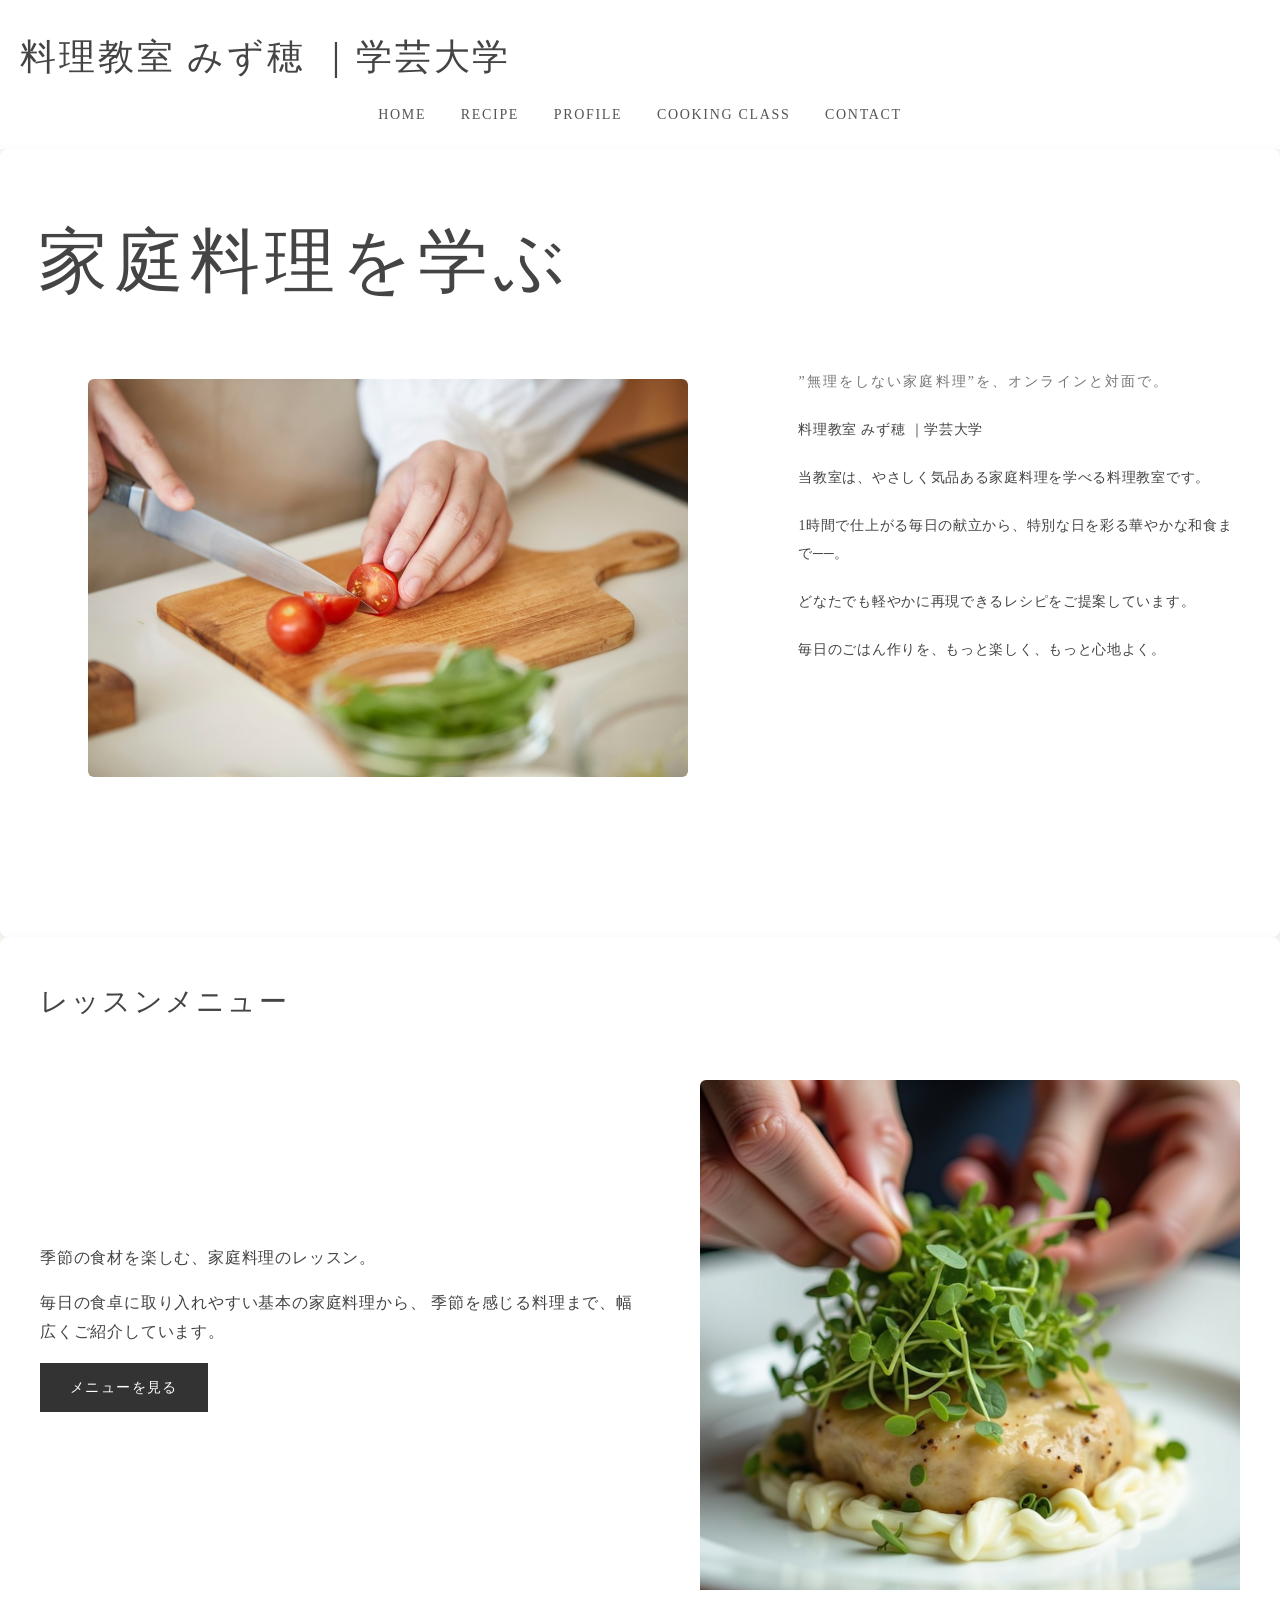
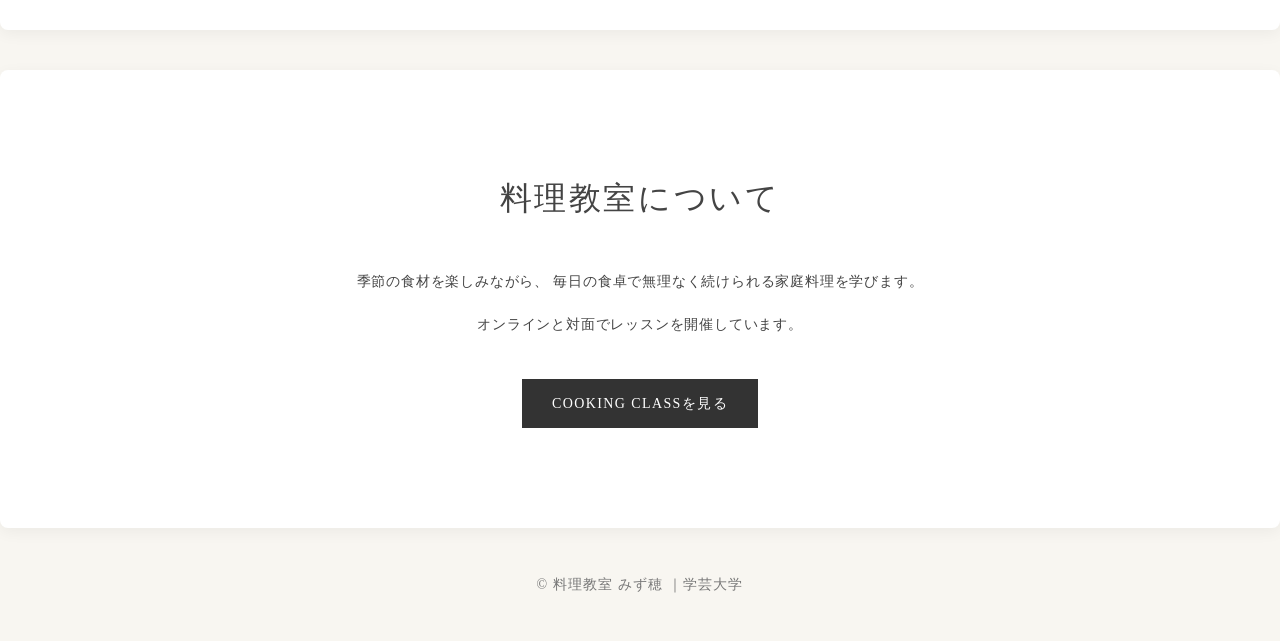
<file: index.html>
<!DOCTYPE html>
<html lang="ja">

<head>
  <!-- Google Tag Manager -->
<script>(function(w,d,s,l,i){w[l]=w[l]||[];w[l].push({'gtm.start':
new Date().getTime(),event:'gtm.js'});var f=d.getElementsByTagName(s)[0],
j=d.createElement(s),dl=l!='dataLayer'?'&l='+l:'';j.async=true;j.src=
'https://www.googletagmanager.com/gtm.js?id='+i+dl;f.parentNode.insertBefore(j,f);
})(window,document,'script','dataLayer','GTM-PWQR865C');</script>
<!-- End Google Tag Manager -->
  <meta charset="UTF-8">
  <title>料理教室 みず穂  ｜学芸大学</title>
  <link rel="stylesheet" href="style.css">
</head>

<body>

  <!-- Google Tag Manager (noscript) -->
<noscript><iframe src="https://www.googletagmanager.com/ns.html?id=GTM-PWQR865C"
height="0" width="0" style="display:none;visibility:hidden"></iframe></noscript>
<!-- End Google Tag Manager (noscript) -->

<header>
  <h1><a href="index.html">料理教室 みず穂  ｜学芸大学</a></h1>

  <nav>
    <a href="index.html">HOME</a>
    <a href="recipe.html">RECIPE</a>
    <a href="profile.html">PROFILE</a>
    <a href="class.html">COOKING CLASS</a>
    <a href="contact.html">CONTACT</a>
  </nav>
</header>

<main>

  <!-- メインビジュアル -->

  <section class="hero">

    <h2>家庭料理を学ぶ</h2>

    <div class="hero-content">

      <div class="hero-image">
        <img src="top-image.jpg" alt="季節の食材を使った料理">
      </div>

      <div class="hero-text">

        <p class="hero-subtitle">
          ”無理をしない家庭料理”を、オンラインと対面で。
        </p>

        <p>
          料理教室 みず穂  ｜学芸大学
        </p>

        <p>
          当教室は、やさしく気品ある家庭料理を学べる料理教室です。
        </p>

        <p>
          1時間で仕上がる毎日の献立から、特別な日を彩る華やかな和食まで──。
        </p>

        <p>
          どなたでも軽やかに再現できるレシピをご提案しています。
        </p>

        <p>
          毎日のごはん作りを、もっと楽しく、もっと心地よく。
        </p>


      </div>

    </div>

  </section>


  <!-- 今月のメニュー -->
<section class="home-recipe">

  <h2>レッスンメニュー</h2>

  <div class="home-recipe-content">

    <div class="home-recipe-image">
      <img src="menu.jpg" alt="レッスンメニュー">
    </div>

    <div class="home-recipe-text">

      <p>
        季節の食材を楽しむ、家庭料理のレッスン。
      </p>

      <p>
        毎日の食卓に取り入れやすい基本の家庭料理から、
        季節を感じる料理まで、幅広くご紹介しています。
      </p>

      <a class="button" href="recipe.html">
        メニューを見る
      </a>

    </div>

  </div>

</section>

  <!-- 料理教室について -->

  <section class="home-class">

    <h2>料理教室について</h2>

    <p>
      季節の食材を楽しみながら、
      毎日の食卓で無理なく続けられる家庭料理を学びます。
    </p>

    <p>
      オンラインと対面でレッスンを開催しています。
    </p>

    <a class="button" href="class.html">
      COOKING CLASSを見る
    </a>

  </section>

</main>


<footer>
  <p>© 料理教室 みず穂  ｜学芸大学</p>
</footer>


</body>
</html>
</file>
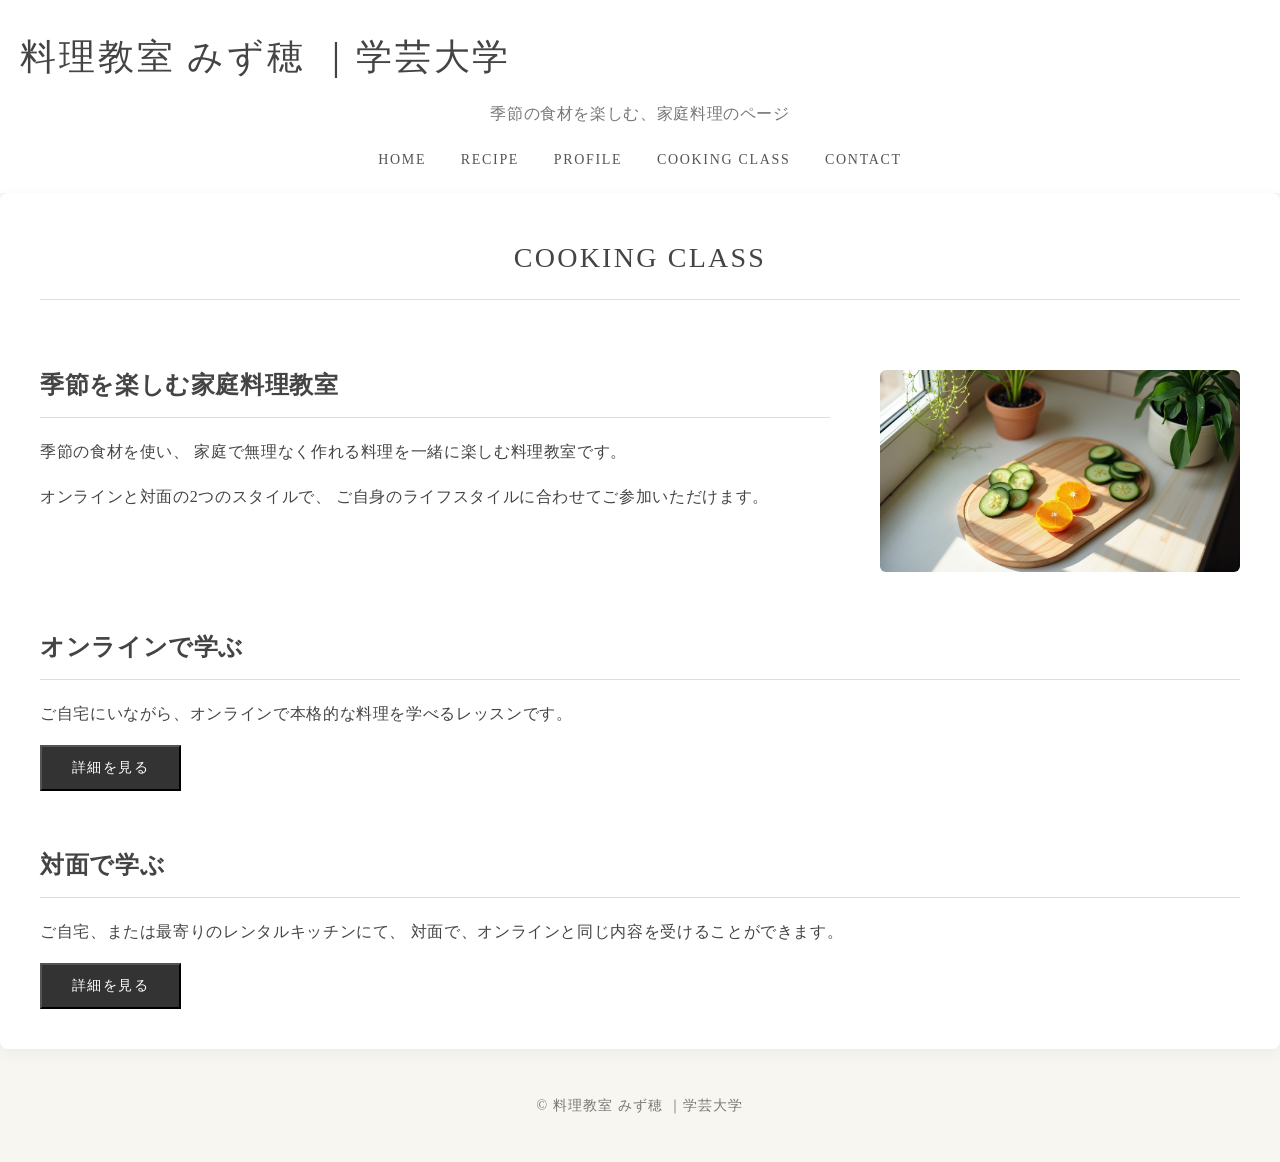
<file: class.html>
<!DOCTYPE html>
<html lang="ja">

<head>
  <meta charset="UTF-8">
  <meta name="viewport" content="width=device-width, initial-scale=1.0">

  <title>COOKING CLASS | 料理教室 みず穂  ｜学芸大学</title>
  <link rel="stylesheet" href="style.css">
</head>

<body>

  <header>
    <h1><a href="index.html">料理教室 みず穂  ｜学芸大学</a></h1>
    <p>季節の食材を楽しむ、家庭料理のページ</p>

    <nav>
      <a href="index.html">HOME</a>
      <a href="recipe.html">RECIPE</a>
      <a href="profile.html">PROFILE</a>
      <a href="class.html">COOKING CLASS</a>
      <a href="contact.html">CONTACT</a>
    </nav>
  </header>

  <main>

    <section id="class">

      <h2 class="page-title">COOKING CLASS</h2>
<div class="class-intro">
  <div class="class-intro-text">

    <h3>季節を楽しむ家庭料理教室</h3>

    <p>
      季節の食材を使い、
      家庭で無理なく作れる料理を一緒に楽しむ料理教室です。
    </p>

    <p>
      オンラインと対面の2つのスタイルで、
      ご自身のライフスタイルに合わせてご参加いただけます。
    </p>

  </div>

  <div class="class-intro-image">
    <img src="vegitable.jpg" alt="料理教室の料理">
  </div>
</div>
<!-- オンラインレッスン -->

<div class="class-content">

  <div class="class-text">

    <h3>オンラインで学ぶ</h3>

    <p>
      ご自宅にいながら、オンラインで本格的な料理を学べるレッスンです。
    </p>

    <button class="button" id="onlineButton">
      詳細を見る
    </button>

    <div id="onlineInfo" style="display: none;">

      <p>
        リアルタイムで一緒に調理するだけでなく、
        ご自身のペースで無理なく料理スキルを上達させることができます。
      </p>

      <p>
        見るだけ参加、聞くだけ参加、カメラオフでご参加の方も大歓迎です。
      </p>

      <h4>料金メニュー</h4>

      <p>
        ・体験レッスン　500円（まずはお気軽に試したい方に）<br>
        ・基本レッスン　2,500円（楽しく作れる毎日のレシピ）<br>
        ・本格レッスン　2,500円（ハレの日メニューや丁寧な和食）
      </p>

      <h4>開催日時</h4>

      <p>
        平日／日曜<br>
        時間の目安：11:00〜、13:00〜、17:00〜、19:00〜<br>
        ご相談に応じます。
      </p>

      <h4>受講の流れ・方法</h4>

      <p>
        1. お申し込み後、レシピPDFをお手元にお届けします。<br><br>
        2. ご自宅のキッチンで、同じ道具・同じ材料をご準備ください。<br><br>
        3. 当日はスマホやパソコンから接続し、リアルタイムで一緒に作っていきます。
      </p>

      <p>
        ※無料アプリ（Zoom等）を使用しますので、難しい設定は不要です。
      </p>

      <p>
        ・見るだけ参加、聞くだけ参加、カメラオフでのご参加も可能です。<br>
        ・レッスン中のご質問は、チャットで随時ご対応いたします。<br>
        ・レッスン終了後、アーカイブ動画を限定配信いたしますので、何回でも視聴することが可能です。
      </p>

      <a class="button" href="recipe.html">
        今月のメニューを見る
      </a>

    </div>

  </div>
      </div>

<br>
      <!-- 対面レッスン -->

      <div class="class-content">

        <div class="class-text">

          <h3>対面で学ぶ</h3>

          <p>
            ご自宅、または最寄りのレンタルキッチンにて、
            対面で、オンラインと同じ内容を受けることができます。
          </p>

<button class="button" id="offlineButton">
  詳細を見る
</button>
<div id="offlineInfo" style="display: none;">

  <!-- ここに今ある対面レッスンの詳細全部 -->

          <p>
            疑問や不安も解消しつつ、料理のスキルを向上させることができます。
          </p>

          <h4>開催日時</h4>

          <p>
            平日／日曜<br>
            お時間の目安：11:00〜、13:00〜、17:00〜<br>
            ご相談に応じます。
          </p>

          <h4>場所</h4>

          <p>
            ご自宅、または渋谷・玉川・横浜の富澤商店レンタルキッチンを利用いたします。
          </p>

          <h4>料金</h4>

          <p>
            受講料：5,500円（120分）<br>
            会場費：実費約1,200円〜3,600円<br>
            ※参加者様で一律折半<br>
            ※会場により金額が異なります
          </p>

          <p>
            ※1〜2名様の場合、安全なレッスン運営および指導の質を保つため、
            ご自宅への出張は控えさせていただいております。
          </p>

          <h4>メニュー</h4>

          <p>
            基本は今月のメニューから選んでいただきますが、過去メニューから選ぶことも可能です。<br>
            和食・洋食・パン・スイーツをお好みで組み合わせて習うこともできます。
          </p>

          <h4>特典</h4>

          <p>
            ・お土産付き<br>
            ・作ったお料理は持ち帰ることができます。（容器をご持参ください）<br>
            ・レシピはフルカラー印刷ラミネート加工A4サイズ<br>
            ・レッスンで使うあしらい、飾り、特別な調味料はお分けすることができます。
          </p>

          <a class="button" href="recipe.html">
            今月のメニューを見る
          </a>

        </div>
</div>
      </div>

    </section>

  </main>

  <footer>
    <p>© 料理教室 みず穂  ｜学芸大学</p>
  </footer>

<script>
  const onlineButton = document.querySelector("#onlineButton");
  const onlineInfo = document.querySelector("#onlineInfo");

  onlineButton.addEventListener("click", function() {

    if (onlineInfo.style.display === "none") {
      onlineInfo.style.display = "block";
      onlineButton.textContent = "閉じる";
    } else {
      onlineInfo.style.display = "none";
      onlineButton.textContent = "詳細を見る";
    }

  });


  const offlineButton = document.querySelector("#offlineButton");
  const offlineInfo = document.querySelector("#offlineInfo");

  offlineButton.addEventListener("click", function() {

    if (offlineInfo.style.display === "none") {
      offlineInfo.style.display = "block";
      offlineButton.textContent = "閉じる";
    } else {
      offlineInfo.style.display = "none";
      offlineButton.textContent = "詳細を見る";
    }

  });
</script>
</body>

</html>
</file>
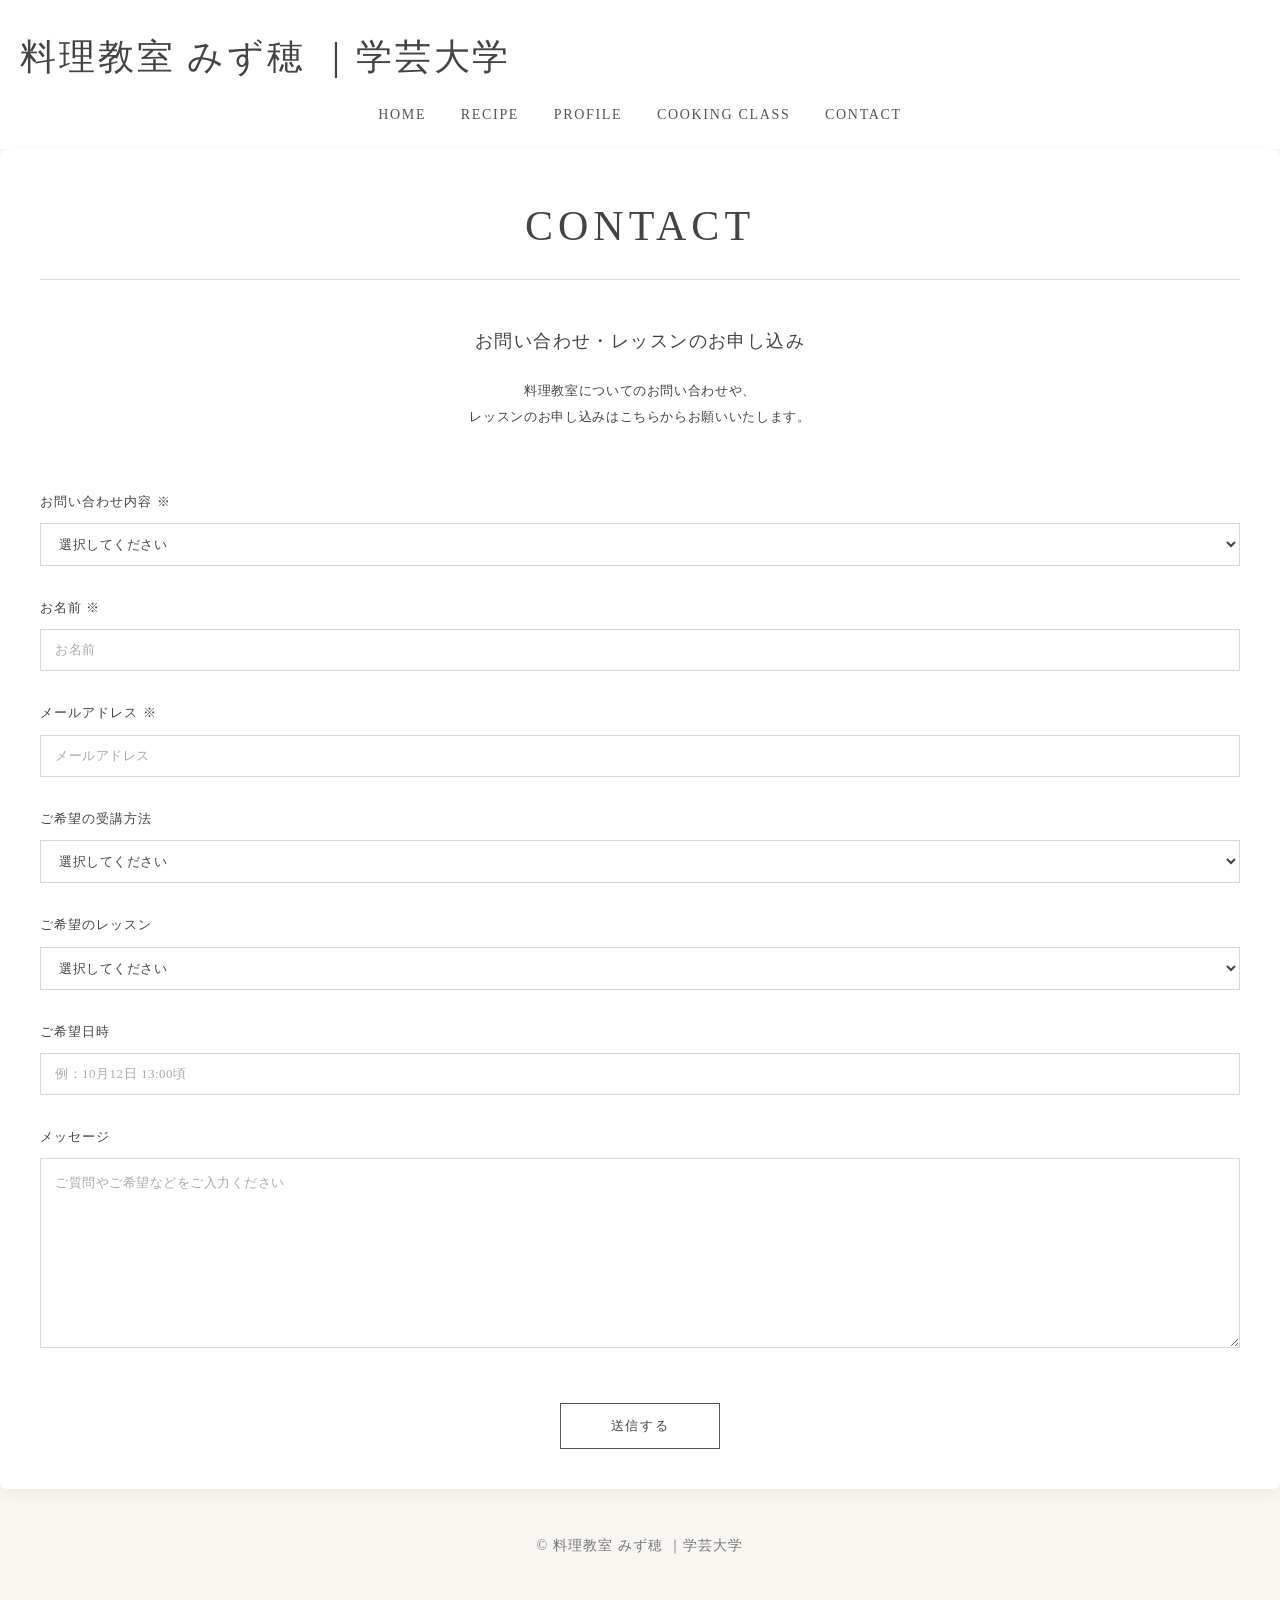
<file: contact.html>
<!DOCTYPE html>
<html lang="ja">

<head>
  <meta charset="UTF-8">
  <title>CONTACT | 料理教室 みず穂  ｜学芸大学</title>
  <link rel="stylesheet" href="style.css">
</head>

<body>

<header>
  <h1><a href="index.html">料理教室 みず穂  ｜学芸大学</a></h1>

  <nav>
    <a href="index.html">HOME</a>
    <a href="recipe.html">RECIPE</a>
    <a href="profile.html">PROFILE</a>
    <a href="class.html">COOKING CLASS</a>
    <a href="contact.html">CONTACT</a>
  </nav>
</header>


<main>

  <section class="contact">

    <h2 class="page-title">CONTACT</h2>

    <p class="contact-intro">
      お問い合わせ・レッスンのお申し込み
    </p>

    <p class="contact-message">
      料理教室についてのお問い合わせや、<br>
      レッスンのお申し込みはこちらからお願いいたします。
    </p>
<form
  class="contact-form"
  action="https://formspree.io/f/xyeyllzw"
  method="POST"
>


  <!-- 受信メールの件名 -->
  <input
    type="hidden"
    name="subject"
    value="【料理教室 みず穂】お問い合わせ・レッスンのお申し込み"
  >

<input
  type="hidden"
  name="_next"
  value="https://mizu-ho.github.io/cooking-school/thanks.html"
>
  <div class="form-item">

    <label for="purpose">
      お問い合わせ内容 <span>※</span>
    </label>

    <select id="purpose" name="お問い合わせ内容" required>
      <option value="">選択してください</option>
      <option value="料理教室へのお申し込み">料理教室へのお申し込み</option>
      <option value="体験レッスンについて">体験レッスンについて</option>
      <option value="オンラインレッスンについて">オンラインレッスンについて</option>
      <option value="対面レッスンについて">対面レッスンについて</option>
      <option value="その他のお問い合わせ">その他のお問い合わせ</option>
    </select>

  </div>


  <div class="form-item">

    <label for="name">
      お名前 <span>※</span>
    </label>

    <input
      type="text"
      id="name"
      name="お名前"
      placeholder="お名前"
      required
    >

  </div>


  <div class="form-item">

    <label for="email">
      メールアドレス <span>※</span>
    </label>

    <input
      type="email"
      id="email"
      name="email"
      placeholder="メールアドレス"
      required
    >

  </div>


  <div class="form-item">

    <label for="style">
      ご希望の受講方法
    </label>

    <select id="style" name="ご希望の受講方法">
      <option value="">選択してください</option>
      <option value="オンライン">オンライン</option>
      <option value="対面">対面</option>
      <option value="相談して決めたい">相談して決めたい</option>
    </select>

  </div>


  <div class="form-item">

    <label for="lesson">
      ご希望のレッスン
    </label>

    <select id="lesson" name="ご希望のレッスン">
      <option value="">選択してください</option>
      <option value="500円体験レッスン">500円体験レッスン</option>
      <option value="基本Aレッスン（和食）">基本Aレッスン（和食）</option>
      <option value="基本Bレッスン（洋食）">基本Bレッスン（洋食）</option>
      <option value="本格レッスン">本格レッスン</option>
      <option value="相談して決めたい">相談して決めたい</option>
    </select>

  </div>


  <div class="form-item">

    <label for="date">
      ご希望日時
    </label>

    <input
      type="text"
      id="date"
      name="ご希望日時"
      placeholder="例：10月12日 13:00頃"
    >

  </div>


  <div class="form-item">

    <label for="message">
      メッセージ
    </label>

    <textarea
      id="message"
      name="message"
      rows="7"
      placeholder="ご質問やご希望などをご入力ください"
    ></textarea>

  </div>


  <div class="form-submit">
    <button type="submit">送信する</button>
  </div>

</form>
</section>

</main>


<footer>
  <p>© 料理教室 みず穂  ｜学芸大学</p>
</footer>

</body>

</html>
```
</file>
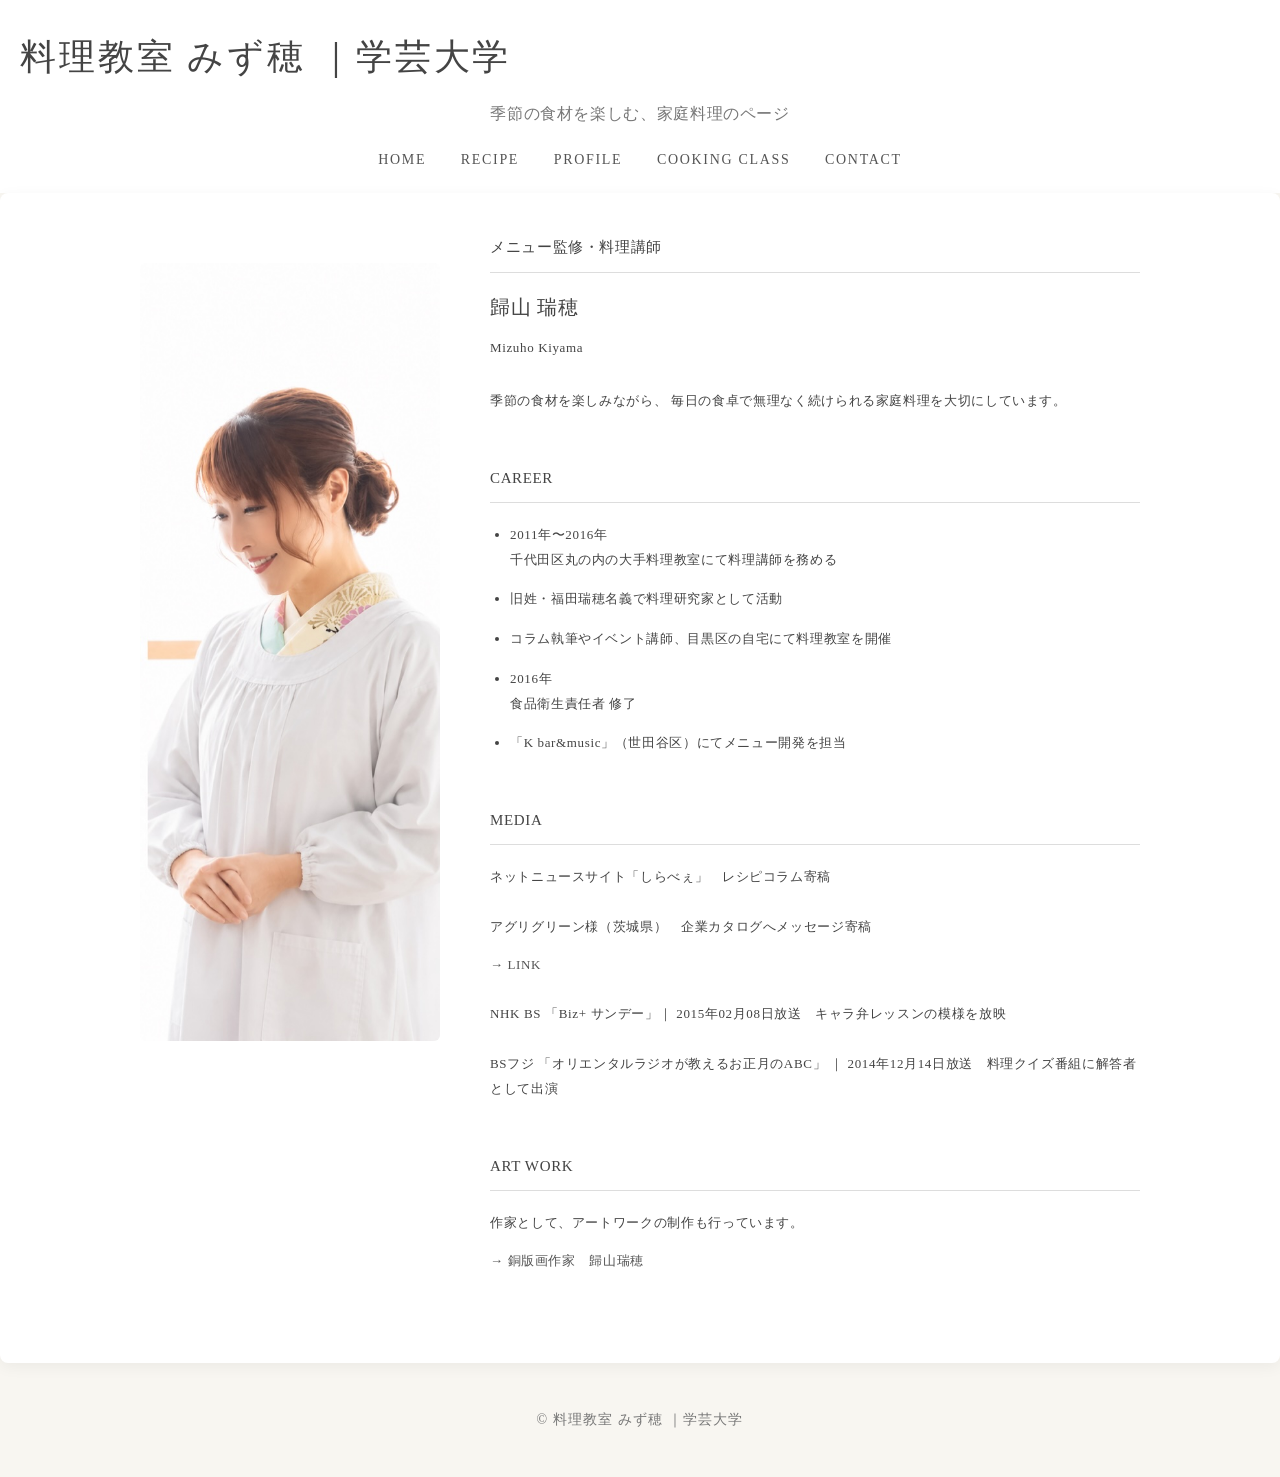
<file: profile.html>
<!DOCTYPE html>
<html lang="ja">

<head>
  <meta charset="UTF-8">
  <meta name="viewport" content="width=device-width, initial-scale=1.0">

  <title>PROFILE | 料理教室 みず穂  ｜学芸大学</title>

  <link rel="stylesheet" href="style.css">
</head>

<body>

  <header>
    <h1><a href="index.html">料理教室 みず穂  ｜学芸大学</a></h1>
    <p>季節の食材を楽しむ、家庭料理のページ</p>

    <nav>
      <a href="index.html">HOME</a>
      <a href="recipe.html">RECIPE</a>
      <a href="profile.html">PROFILE</a>
      <a href="class.html">COOKING CLASS</a>
      <a href="contact.html">CONTACT</a>
    </nav>
  </header>


  <main>

    <section id="profile">


      <!-- 左：プロフィール写真 ／ 右：プロフィール全文 -->
      <div class="profile-layout">


        <!-- 左側：プロフィール写真 -->
        <div class="profile-image">
          <img src="profile.jpg" alt="歸山 瑞穂">
        </div>


        <!-- 右側：プロフィール全文 -->
        <div class="profile-content">


          <!-- プロフィール -->
          <div class="profile-intro">

            <h3>メニュー監修・料理講師</h3>

            <h4>
  歸山 瑞穂<br>
  <span class="profile-name-en">Mizuho Kiyama</span>
</h4>

            <p class="profile-message">
              季節の食材を楽しみながら、
              毎日の食卓で無理なく続けられる家庭料理を大切にしています。
            </p>

          </div>


          <!-- 経歴 -->
          <div class="profile-section">

            <h3>CAREER</h3>

            <ul class="profile-list">

              <li>
                2011年〜2016年<br>
                千代田区丸の内の大手料理教室にて料理講師を務める
              </li>

              <li>
                旧姓・福田瑞穂名義で料理研究家として活動
              </li>

              <li>
                コラム執筆やイベント講師、目黒区の自宅にて料理教室を開催
              </li>

              <li>
                2016年<br>
                食品衛生責任者 修了
              </li>

              <li>
                「K bar&amp;music」（世田谷区）にてメニュー開発を担当
              </li>

            </ul>

          </div>


          <!-- メディア -->
          <div class="profile-section">

            <h3>MEDIA</h3>


            <div class="media-item">

              <p>
                ネットニュースサイト「しらべぇ」　レシピコラム寄稿
              </p>

            </div>

            <div class="media-item">

              <p>
                アグリグリーン様（茨城県）　企業カタログへメッセージ寄稿
              </p>
              <a
                href="https://www.agri-green.co.jp/voices.html"
                class="text-link"
                target="_blank"
                rel="noopener noreferrer"
              >
                → LINK
              </a>

            </div>
                        <div class="media-item">

              <p>
                NHK BS 「Biz+ サンデー」｜ 2015年02月08日放送　キャラ弁レッスンの模様を放映
              </p>

            </div>

            <div class="media-item">

              <p>
                BSフジ 「オリエンタルラジオが教えるお正月のABC」 ｜ 2014年12月14日放送　料理クイズ番組に解答者として出演
              </p>

            </div>


          </div>


          <!-- アートワーク -->
          <div class="profile-section profile-art">

            <h3>ART WORK</h3>

            <p>
              作家として、アートワークの制作も行っています。
            </p>

            <a href="https://www.instagram.com/mizuho.art/" class="text-link">
              → 銅版画作家　歸山瑞穂
            </a>

          </div>


        </div>

      </div>


    </section>

  </main>


  <footer>
    <p>© 料理教室 みず穂  ｜学芸大学</p>
  </footer>

</body>

</html>
</file>
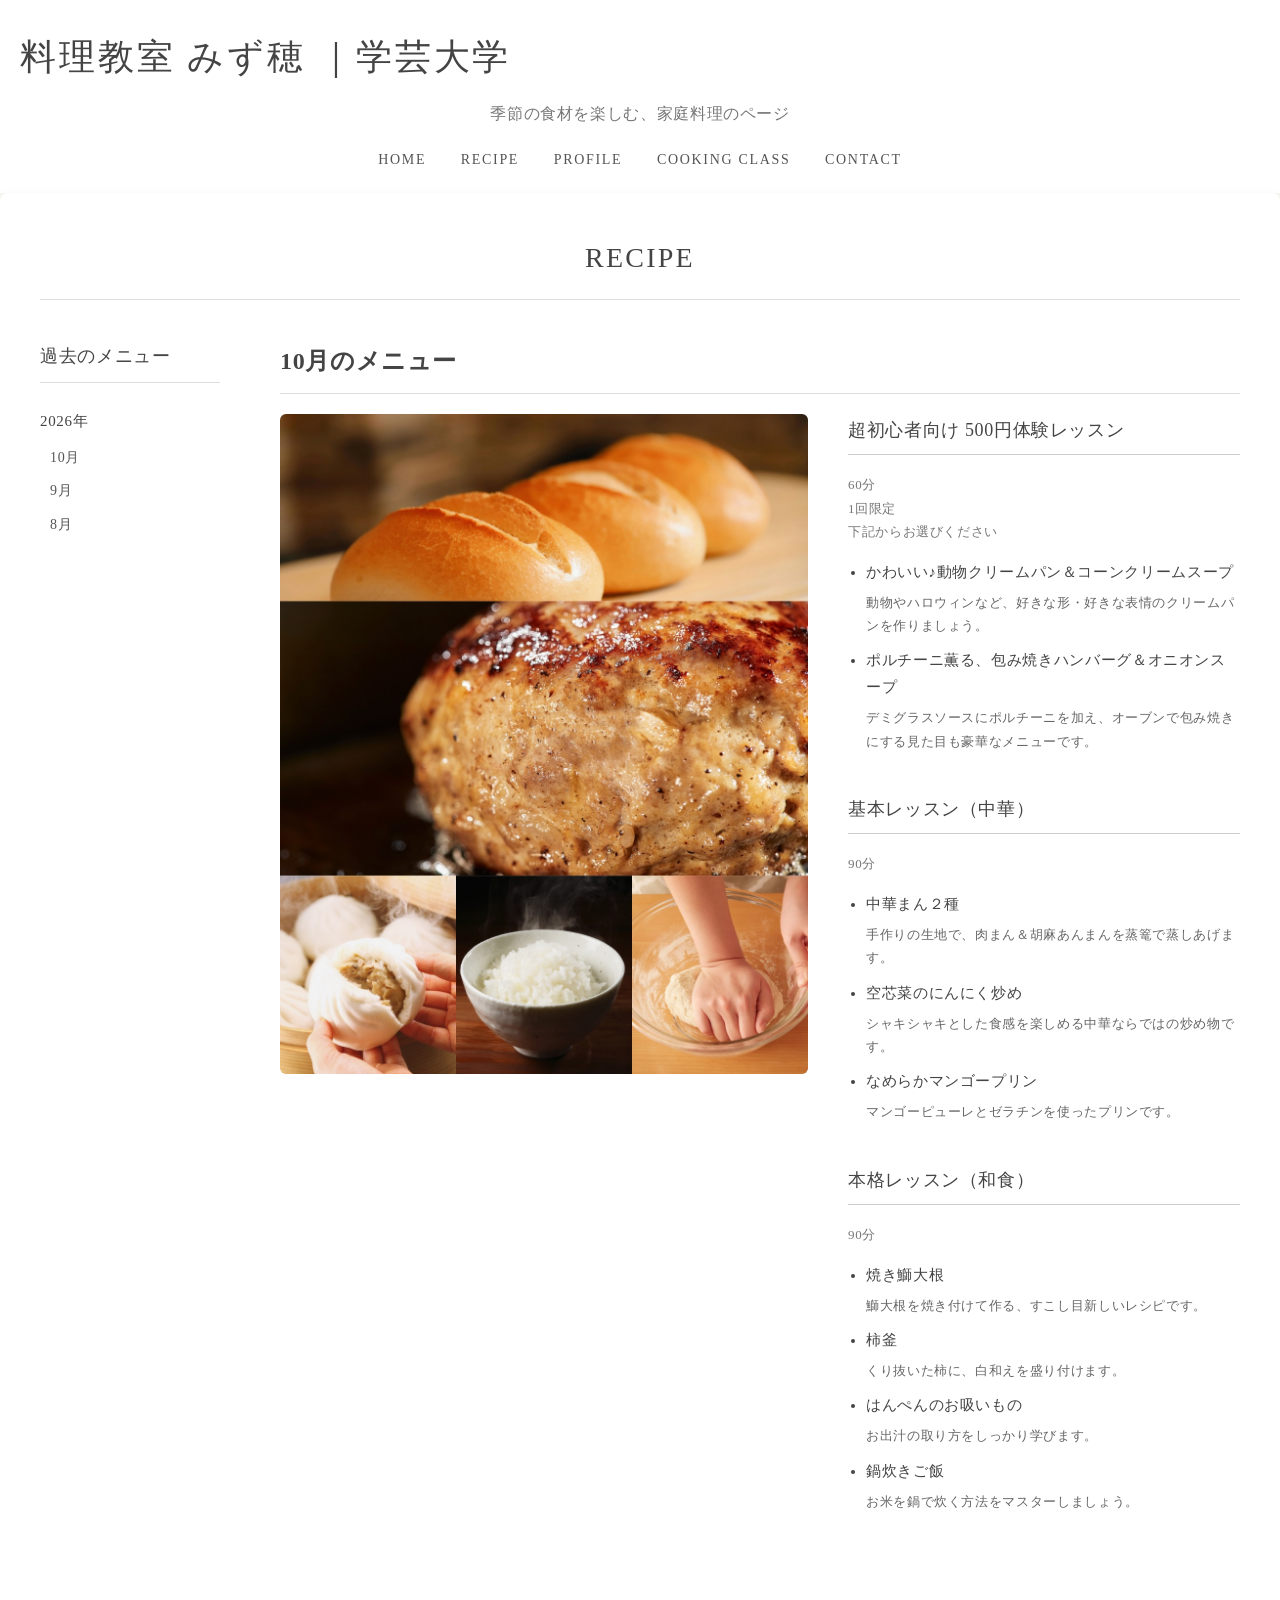
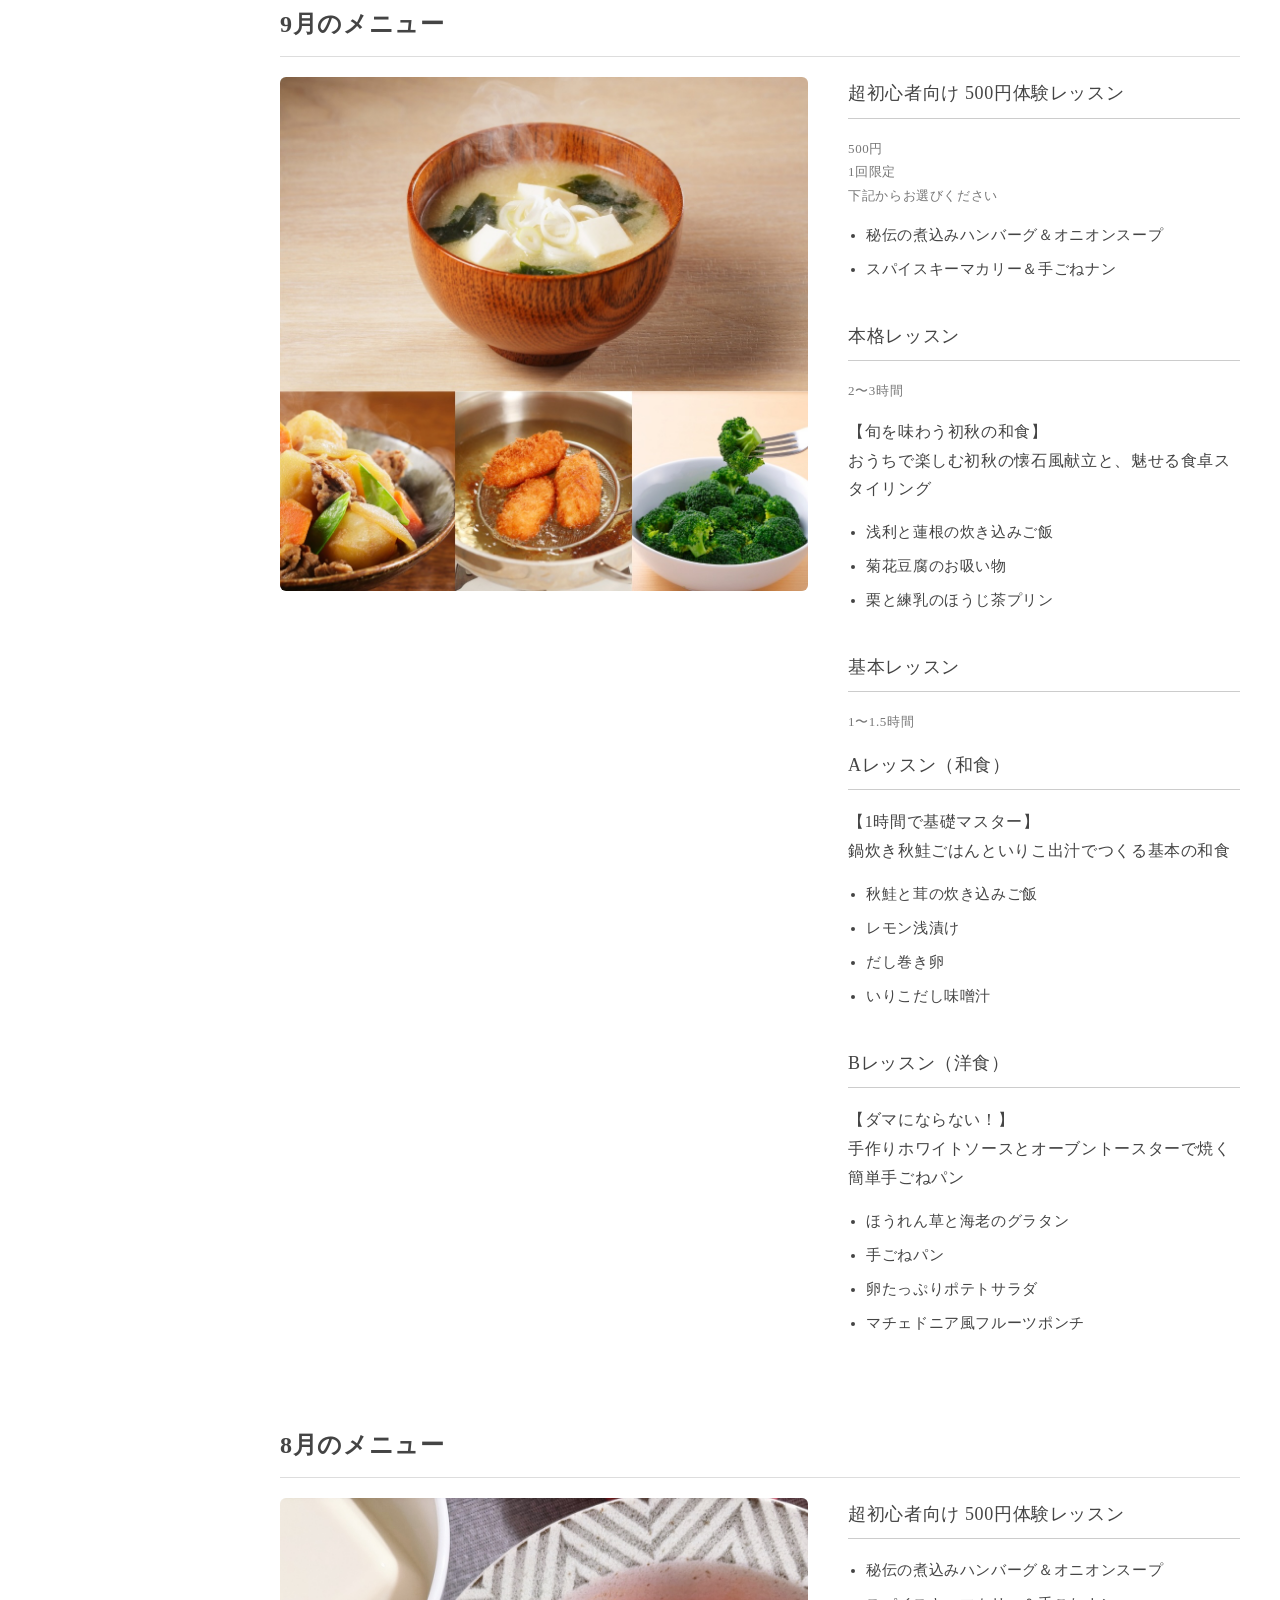
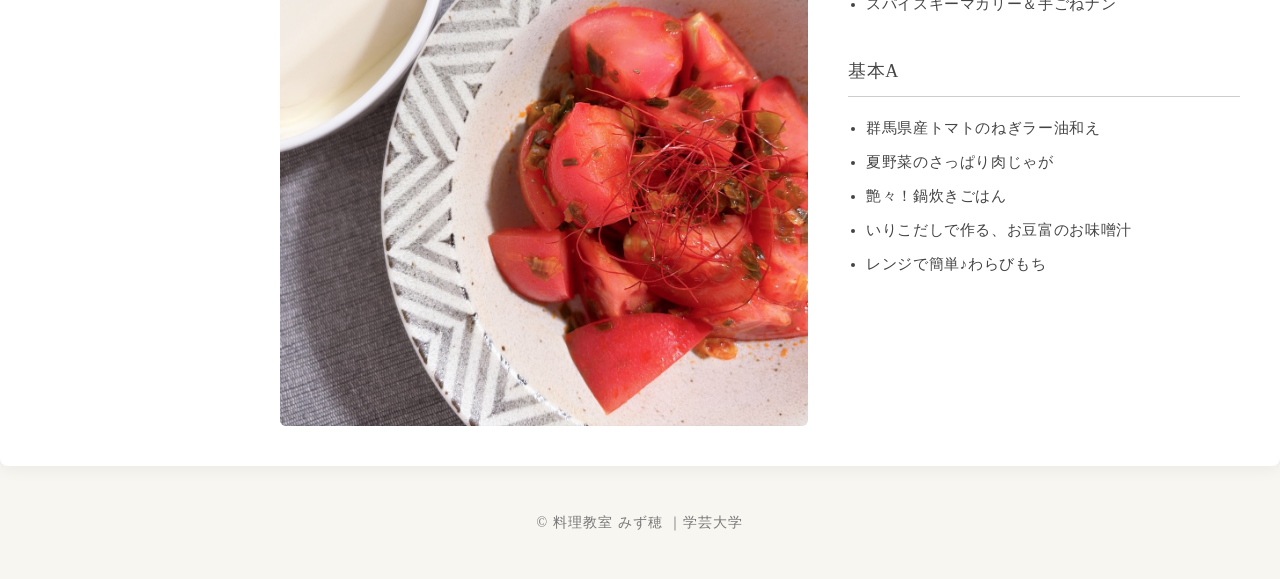
<file: recipe.html>
<!DOCTYPE html>
<html lang="ja">

<head>
  <meta charset="UTF-8">
  <meta name="viewport" content="width=device-width, initial-scale=1.0">

  <title>料理教室 みず穂 ｜学芸大学</title>
  <link rel="stylesheet" href="style.css">
</head>

<body>

  <header>
    <h1>料理教室 みず穂 ｜学芸大学</h1>
    <p>季節の食材を楽しむ、家庭料理のページ</p>

    <nav>
      <a href="index.html">HOME</a>
      <a href="recipe.html">RECIPE</a>
      <a href="profile.html">PROFILE</a>
      <a href="class.html">COOKING CLASS</a>
      <a href="contact.html">CONTACT</a>
    </nav>
  </header>

  <main>

    <section id="recipe">

      <h2 class="page-title">RECIPE</h2>

      <div class="recipe-layout">

        <!-- 左側メニュー -->
        <aside class="recipe-menu">

          <h3>過去のメニュー</h3>

          <div class="recipe-year">
            <h4>2026年</h4>

            <a href="#october">10月</a>
            <a href="#september">9月</a>
            <a href="#august">8月</a>
          </div>

        </aside>

        <!-- 右側メニュー内容 -->
        <div class="recipe-content">

          <!-- 10月 -->
          <h3 id="october">10月のメニュー</h3>

          <div class="recipe-list">

            <div class="recipe-item">

              <img src="202610.jpg" alt="10月のメニュー">

              <div class="recipe-names recipe-names-single">

                <!-- 体験レッスン -->
                <div class="recipe-type">

                  <h4 class="trial-title">
                    超初心者向け 500円体験レッスン
                  </h4>

                  <p class="lesson-info">
                  
                    60分<br>
                    1回限定<br>
                    下記からお選びください
                  </p>

                  <ul>
                    <li>
                      かわいい♪動物クリームパン＆コーンクリームスープ
                      <p>
                        動物やハロウィンなど、好きな形・好きな表情のクリームパンを作りましょう。
                      </p>
                    </li>
                    <li>
                      ポルチーニ薫る、包み焼きハンバーグ＆オニオンスープ
                      <p>
                        デミグラスソースにポルチーニを加え、オーブンで包み焼きにする見た目も豪華なメニューです。
                      </p>
                    </li>
                  </ul>

                </div>

                <!-- 本格レッスン・中華 -->
                <div class="recipe-type">

                  <h4 class="premium-title">基本レッスン（中華）</h4>

                  <p class="lesson-info">
                  
                    90分
                  </p>

                  <ul>
                    <li>
                      中華まん２種
                      <p>
                        手作りの生地で、肉まん＆胡麻あんまんを蒸篭で蒸しあげます。
                      </p>
                    </li>
                    <li>
                      空芯菜のにんにく炒め
                      <p>
                        シャキシャキとした食感を楽しめる中華ならではの炒め物です。
                      </p>
                    </li>
                    <li>
                      なめらかマンゴープリン
                      <p>
                        マンゴーピューレとゼラチンを使ったプリンです。
                      </p>
                    </li>
                  </ul>

                </div>

                <!-- 本格レッスン・和食 -->
                <div class="recipe-type">

                  <h4 class="premium-title">本格レッスン（和食）</h4>

                  <p class="lesson-info">
                  
                    90分
                  </p>

                  <ul>
                    <li>
                      焼き鰤大根
                      <p>鰤大根を焼き付けて作る、すこし目新しいレシピです。</p>
                    </li>
                    <li>
                      柿釜
                      <p>くり抜いた柿に、白和えを盛り付けます。</p>
                    </li>
                    <li>
                      はんぺんのお吸いもの
                      <p>お出汁の取り方をしっかり学びます。</p>
                    </li>
                    <li>
                      鍋炊きご飯
                      <p>お米を鍋で炊く方法をマスターしましょう。</p>
                    </li>
                  </ul>

                </div>

              </div>

            </div>

          </div>

          <!-- 9月 -->
          <h3 id="september">9月のメニュー</h3>

          <div class="recipe-list">

            <div class="recipe-item">

              <img src="recipe.jpg" alt="9月のメニュー">

              <div class="recipe-names recipe-names-single">

                <!-- 体験レッスン -->
                <div class="recipe-type">

                  <h4 class="trial-title">
                    超初心者向け 500円体験レッスン
                  </h4>

                  <p class="lesson-info">
                    500円<br>
                    1回限定<br>
                    下記からお選びください
                  </p>

                  <ul>
                    <li>秘伝の煮込みハンバーグ＆オニオンスープ</li>
                    <li>スパイスキーマカリー＆手ごねナン</li>
                  </ul>

                </div>

                <!-- 本格レッスン -->
                <div class="recipe-type">

                  <h4 class="premium-title">本格レッスン</h4>

                  <p class="lesson-info">
                    2〜3時間<br>
                  </p>
                  <p>
                    【旬を味わう初秋の和食】<br>
                    おうちで楽しむ初秋の懐石風献立と、魅せる食卓スタイリング
                  </p>
                  <ul>
                    <li>浅利と蓮根の炊き込みご飯</li>
                    <li>菊花豆腐のお吸い物</li>
                    <li>栗と練乳のほうじ茶プリン</li>
                  </ul>

                </div>

                <!-- 基本レッスンA -->
                <div class="recipe-type">

                  <h4 class="basic-title">基本レッスン</h4>

                  <p class="lesson-info">
                  
                    1〜1.5時間
                  </p>

                  <h4 class="basic-title">Aレッスン（和食）</h4>

                  <p>
                    【1時間で基礎マスター】<br>
                    鍋炊き秋鮭ごはんといりこ出汁でつくる基本の和食
                  </p>

                  <ul>
                    <li>秋鮭と茸の炊き込みご飯</li>
                    <li>レモン浅漬け</li>
                    <li>だし巻き卵</li>
                    <li>いりこだし味噌汁</li>
                  </ul>

                </div>

                <!-- 基本レッスンB -->
                <div class="recipe-type">

                  <h4 class="basic-title">Bレッスン（洋食）</h4>

                  <p>
                    【ダマにならない！】<br>
                    手作りホワイトソースとオーブントースターで焼く簡単手ごねパン
                  </p>

                  <ul>
                    <li>ほうれん草と海老のグラタン</li>
                    <li>手ごねパン</li>
                    <li>卵たっぷりポテトサラダ</li>
                    <li>マチェドニア風フルーツポンチ</li>
                  </ul>

                </div>

              </div>

            </div>

          </div>

          <!-- 8月 -->
          <h3 id="august">8月のメニュー</h3>

          <div class="recipe-list">

            <div class="recipe-item">

              <img src="202608.jpg" alt="8月のメニュー">

              <div class="recipe-names recipe-names-single">

                <!-- 体験レッスン -->
                <div class="recipe-type">

                  <h4 class="trial-title">
                    超初心者向け 500円体験レッスン
                  </h4>

                  <ul>
                    <li>秘伝の煮込みハンバーグ＆オニオンスープ</li>
                    <li>スパイスキーマカリー＆手ごねナン</li>
                  </ul>

                </div>

                <!-- 基本レッスンA -->
                <div class="recipe-type">

                  <h4 class="basic-title">基本A</h4>

                  <ul>
                    <li>群馬県産トマトのねぎラー油和え</li>
                    <li>夏野菜のさっぱり肉じゃが</li>
                    <li>艶々！鍋炊きごはん</li>
                    <li>いりこだしで作る、お豆富のお味噌汁</li>
                    <li>レンジで簡単♪わらびもち</li>
                  </ul>

                </div>

              </div>

            </div>

          </div>

        </div>

      </div>

    </section>

  </main>

  <footer>
    <p>© 料理教室 みず穂 ｜学芸大学</p>
  </footer>

</body>

</html>
</file>
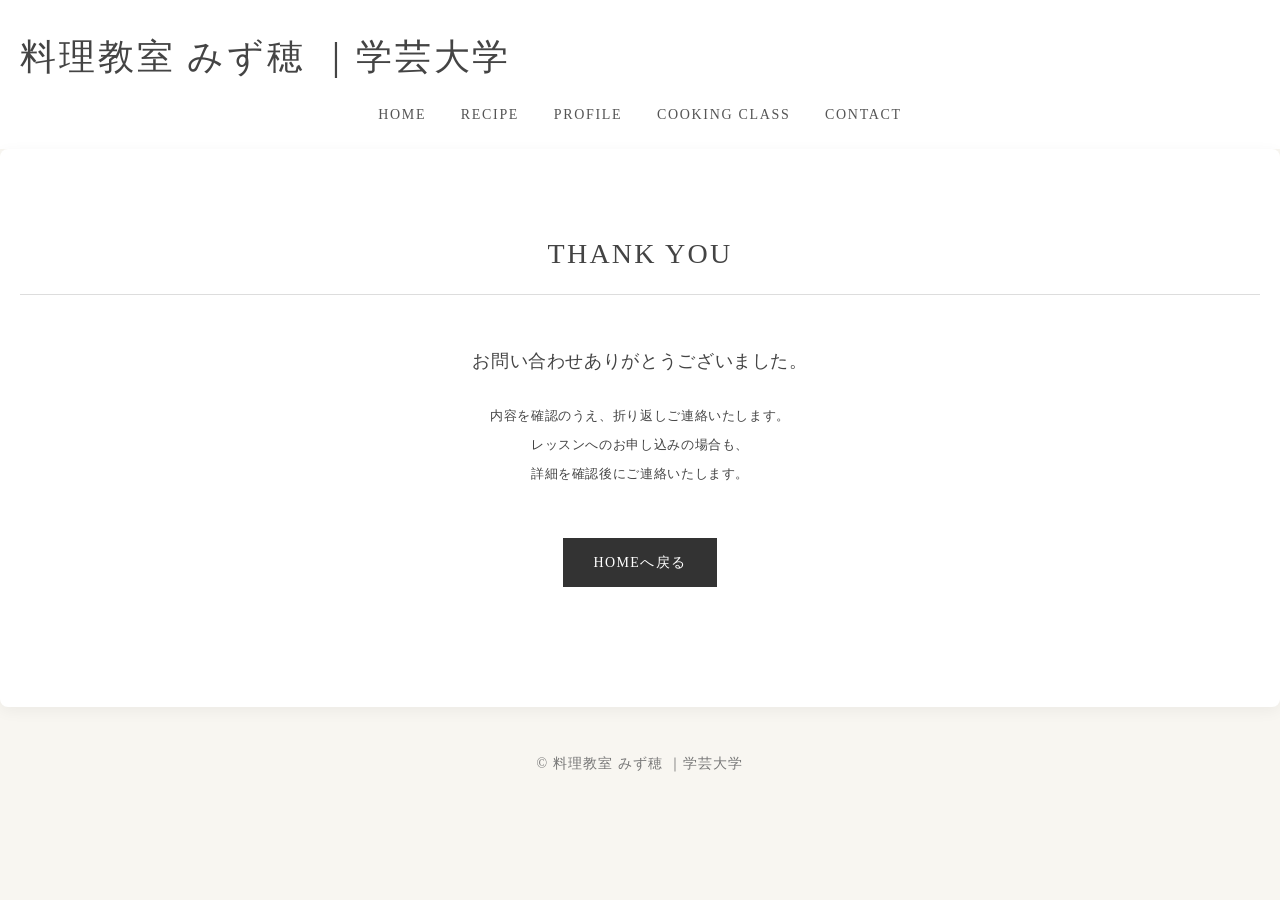
<file: thanks.html>
<!DOCTYPE html>
<html lang="ja">

<head>
  <meta charset="UTF-8">
  <meta name="viewport" content="width=device-width, initial-scale=1.0">

  <title>THANK YOU | 料理教室 みず穂 ｜学芸大学</title>

  <link rel="stylesheet" href="style.css">
</head>

<body>

  <header>
    <h1><a href="index.html">料理教室 みず穂  ｜学芸大学</a></h1>

    <nav>
      <a href="index.html">HOME</a>
      <a href="recipe.html">RECIPE</a>
      <a href="profile.html">PROFILE</a>
      <a href="class.html">COOKING CLASS</a>
      <a href="contact.html">CONTACT</a>
    </nav>
  </header>


  <main>

    <section class="thanks">

      <h2 class="page-title">THANK YOU</h2>

      <p class="thanks-title">
        お問い合わせありがとうございました。
      </p>

      <p class="thanks-message">
        内容を確認のうえ、折り返しご連絡いたします。<br>
        レッスンへのお申し込みの場合も、<br>
        詳細を確認後にご連絡いたします。
      </p>

      <a href="index.html" class="button">
        HOMEへ戻る
      </a>

    </section>

  </main>


  <footer>
    <p>© 料理教室 みず穂 ｜学芸大学</p>
  </footer>

</body>

</html>
</file>
<file: style.css>
* {
  box-sizing: border-box;
}
body {
  margin: 0;
  font-family: sans-serif;
  color: #333;
  background-color: #f8f6f1;
  line-height: 1.8;
}

header {
  text-align: center;
  padding: 25px 20px 20px;
  background-color: white;
}

header h1 {
  margin: 0;
  font-size: 36px;
  letter-spacing: 0.08em;
  text-align: left;
}

header p {
  margin-top: 10px;
  color: #777;
}

main {
  width: 100%;
  max-width: none;
  margin: 0;
  padding: 0;
}

section {
  background-color: white;
  padding: 40px;
}

h2 {
  margin-top: 0;
  font-size: 28px;
}

h3 {
  font-size: 24px;
}

h4 {
  margin-bottom: 5px;
}

footer {
  text-align: center;
  padding: 30px;
  color: #777;
  font-size: 14px;
}
section img {
  width: 100%;
  max-width: 600px;
  height: auto;
  display: block;
  margin: 30px auto;
}
section {
  border-radius: 8px;
  box-shadow: 0 4px 15px rgba(0, 0, 0, 0.05);
}

section img {
  border-radius: 6px;
}

h3 {
  margin-bottom: 20px;
  padding-bottom: 10px;
  border-bottom: 1px solid #ddd;
}

ul,
ol {
  padding-left: 25px;
}

nav {
  margin-top: 10px;
}

nav a {
  margin: 0 15px;
  color: #555;
  text-decoration: none;
  font-size: 14px;
  letter-spacing: 0.08em;
}

nav a:hover {
  text-decoration: underline;
}

@media (max-width: 600px) {

  header {
    padding: 40px 15px;
  }

  header h1 {
    font-size: 30px;
  }

  nav a {
    display: block;
    margin: 10px 0;
  }

  main {
    padding: 30px 15px;
  }

  section {
    padding: 25px 20px;
  }

  h2 {
    font-size: 24px;
  }

  h3 {
    font-size: 20px;

    .recipe-card img {
  height: 220px;

 x .hero-content {
  fle-recdition: column;
  gap: 30px;
}

.hero-image,
.hero-text {
  width: 100%;
}

.hero h2 {
  font-size: 32px;
}
}

.recipe-card-text {
  padding: 20px;
}
  }

}
/* HOME */

.hero {
  text-align: center;
  padding: 80px 20px;
}

.hero-subtitle {
  font-size: 14px;
  letter-spacing: 0.15em;
  color: #777;
}

.hero h2 {
  font-size: 38px;
  line-height: 1.5;
  margin: 20px 0;
}

.hero-text {
  max-width: 500px;
  margin: 0 auto 30px;
}

.button {
  display: inline-block;
  padding: 12px 30px;
  background-color: #333;
  color: white;
  text-decoration: none;
  font-size: 14px;
  letter-spacing: 0.08em;
}

.button:hover {
  opacity: 0.8;
}

.home-intro,
.home-class {
  margin-top: 40px;
}

.text-link {
  color: #555;
  text-decoration: none;
}

.text-link:hover {
  text-decoration: underline;
}
.hero-image {
  width: 100%;
  max-width: 700px;
  height: auto;
  display: block;
  margin: 30px auto;
  border-radius: 8px;
}
/* ページタイトル */

.page-title {
  text-align: center;
  font-size: 28px;
  letter-spacing: 0.12em;
  margin-bottom: 40px;
  padding-bottom: 15px;
  border-bottom: 1px solid #ddd;
}
/* 最新レシピ */

.latest-recipe {
  margin-top: 60px;
}

.latest-recipe h2 {
  text-align: center;
  margin-bottom: 30px;
}

.recipe-card {
  max-width: 700px;
  margin: 0 auto;
  background: white;
  overflow: hidden;
  box-shadow: 0 4px 15px rgba(0, 0, 0, 0.08);
  transition: transform 0.3s, box-shadow 0.3s;
}
.recipe-card:hover {
  transform: translateY(-5px);
  box-shadow: 0 8px 25px rgba(0, 0, 0, 0.12);
}
.recipe-card img {
  width: 100%;
  height: 300px;
  object-fit: cover;
  display: block;
}

.recipe-card-text {
  padding: 30px;
}

.recipe-label {
  font-size: 12px;
  letter-spacing: 0.12em;
}

.recipe-card h3 {
  margin-top: 10px;
}

.recipe-card a {
  display: inline-block;
  margin-top: 15px;
  color: #333;
  text-decoration: none;
  font-size: 14px;
}

.recipe-card a:hover {
  text-decoration: underline;
}
.recipe-card-link {
  display: block;
  max-width: 700px;
  margin: 0 auto;
  text-decoration: none;
  color: inherit;
}
/* HOME メインエリア */

.hero {
  width: 100%;
  margin: 0;
  padding: 60px 3vw 100px;
}

.hero h2 {
  font-size: 70px;
  font-weight: normal;
  margin-top: 0px;
  margin-bottom: 5px;
  letter-spacing: 0.03em;
}

.hero-content {
  display: flex;
  gap: 60px;
  align-items: flex-start;
}

.hero-image {
  flex: 1.3;
  min-width: 0;
}

.hero-text {
  flex: 0.7;
  min-width: 0;
}

.hero-image img {
  width: 100%;
  height: auto;
  display: block;
}

.hero-text {
  padding-top: 35px;
  line-height: 2;
  font-size: 14px;
  text-align: left;
}

.hero-text p {
  margin-bottom: 20px;
}
.class-content {
  display: flex;
  align-items: flex-start;
  gap: 50px;
}

.class-text {
  flex: 1;
}

.class-image {
  width: 30%;
}

.class-image img {
  width: 100%;
  height: auto;
  display: block;
}
/* RECIPEページ */

.recipe-layout {
  display: flex;
  gap: 60px;
  align-items: flex-start;
}

.recipe-menu {
  width: 180px;
  flex-shrink: 0;
}

.recipe-menu h3 {
  font-size: 18px;
  font-weight: normal;
  margin-top: 0;
  margin-bottom: 25px;
  padding-bottom: 10px;
  border-bottom: 1px solid #ddd;
}

.recipe-year h4 {
  font-size: 15px;
  font-weight: normal;
  margin: 0 0 10px;
}

.recipe-menu a {
  display: block;
  color: #555;
  text-decoration: none;
  font-size: 14px;
  margin-bottom: 8px;
  padding-left: 10px;
}

.recipe-menu a:hover {
  text-decoration: underline;
}

.recipe-content {
  flex: 1;
  min-width: 0;
}

.recipe-content h3 {
  margin-top: 0;
  font-size: 24px;
}
.recipe-list {
  width: 100%;
}

.recipe-item {
  display: flex;
  gap: 40px;
  align-items: flex-start;
}

.recipe-item img {
  width: 55%;
  height: auto;
  margin: 0;
  border-radius: 6px;
}

.recipe-names {
  flex: 1;
}

.recipe-names p {
  margin: 0 0 15px;
  font-size: 16px;
}

.recipe-names ul {
  padding-left: 20px;
  margin: 0;
}

.recipe-names li {
  margin-bottom: 8px;
  font-size: 14px;
}


/* RECIPE スマートフォン */

@media (max-width: 600px) {

  .recipe-layout {
    flex-direction: column;
    gap: 40px;
  }

  .recipe-menu {
    width: 100%;
  }

  .recipe-grid {
    grid-template-columns: 1fr;
  }

  .recipe-item {
    flex-direction: column;
    gap: 30px;
  }

  .recipe-item img {
    width: 100%;
  }

  .recipe-names {
    width: 100%;
    grid-template-columns: 1fr;
    gap: 30px;
  }

}
.recipe-names {
  flex: 1;
  display: grid;
  grid-template-columns: 1fr 1fr;
  gap: 30px;
}

.recipe-type h4 {
  margin-top: 0;
  margin-bottom: 8px;
  font-size: 18px;
  font-weight: normal;
}

.recipe-type ul {
  margin-top: 0;
  padding-left: 18px;
}

.recipe-type li {
  font-size: 15px;
  margin-bottom: 7px;
}
.recipe-content > h3:not(:first-child) {
  margin-top: 80px;
}
.lesson-info {
  font-size: 9px;
  line-height: 1.5;
  color: #777;
}
.lesson-info {
  font-size: 13px !important;
  line-height: 1.5;
  color: #777;
}
.recipe-type h4 {
  margin-top: 0;
  margin-bottom: 18px;
  font-size: 18px;
  font-weight: normal;
}

.lesson-info {
  font-size: 9px;
  line-height: 1.8;
  color: #777;
  margin-bottom: 20px;
}

.recipe-type ul {
  margin-top: 0;
}
.trial-title {
  font-size: 16px;
  font-weight: normal;
  margin-bottom: 18px;
}

.premium-title {
  font-size: 19px;
  font-weight: normal;
  margin-bottom: 18px;
}

.basic-title {
  font-size: 16px;
  font-weight: normal;
  margin-bottom: 15px;
}
.hero h2 {
  text-align: left;
}
/* PROFILE 全体 */

.profile-layout {
  display: flex;
  gap: 50px;
  max-width: 1000px;
  margin: 0 auto;
  align-items: flex-start;
}

.profile-image {
  width: 30%;
  flex-shrink: 0;
}

.profile-image img {
  width: 100%;
  height: auto;
  display: block;
}

.profile-content {
  flex: 1;
  min-width: 0;
}

.profile-intro {
  margin-bottom: 50px;
}
/* PROFILE 全体 */

.profile-layout {
  display: flex;
  gap: 50px;
  max-width: 1000px;
  margin: 0 auto;
  align-items: flex-start;
}

/* 左側：写真 */

.profile-image {
  width: 30%;
  flex-shrink: 0;
}

.profile-image img {
  width: 100%;
  height: auto;
  display: block;
}

/* 右側：文章全体 */

.profile-content {
  flex: 1;
  min-width: 0;
}

/* プロフィール上部 */

.profile-intro {
  margin-bottom: 50px;
}

.profile-intro h3 {
  margin-top: 0;
  margin-bottom: 15px;
  font-size: 18px;
  font-weight: normal;
}

.profile-intro h4 {
  font-size: 24px;
  font-weight: normal;
  margin: 0 0 25px;
}

.profile-message {
  font-size: 15px;
}

/* CAREER・MEDIA・ART WORK */

.profile-section {
  margin-bottom: 50px;
}

.profile-section h3 {
  font-size: 18px;
  font-weight: normal;
  margin-bottom: 20px;
}

.profile-list {
  padding-left: 20px;
}

.profile-list li {
  margin-bottom: 15px;
}

.media-item {
  margin-bottom: 25px;
}


/* PROFILE 文字サイズ調整 */

.profile-content {
  font-size: 13px;
  line-height: 1.9;
}

.profile-intro h3 {
  font-size: 15px;
}

.profile-intro h4 {
  font-size: 20px;
}

.profile-message {
  font-size: 13px;
}

.profile-section h3 {
  font-size: 15px;
}

.profile-list li {
  font-size: 13px;
}

.media-item {
  font-size: 13px;
}

.profile-art {
  font-size: 13px;
}
.profile-intro h3,
.profile-intro h4 {
  white-space: nowrap;
}
.profile-name-en {
  font-size: 13px;
}
.home-recipe-image {
  width: 45%;
  aspect-ratio: 1 / 1;
  overflow: hidden;
}

.home-recipe-image img {
  width: 100%;
  height: 100%;
  object-fit: cover;
  display: block;
}
.home-recipe-content {
  display: flex;
  gap: 60px;
  align-items: center;
}

.home-recipe-image {
  width: 45%;
  aspect-ratio: 1 / 1;
  overflow: hidden;
  order: 2;
}

.home-recipe-image img {
  width: 100%;
  height: 100%;
  object-fit: cover;
  display: block;
}

.home-recipe-text {
  flex: 1;
  order: 1;
}
.home-class {
  text-align: center;
  padding: 100px 20px;
}

.home-class h2 {
  font-size: 32px;
  font-weight: normal;
  letter-spacing: 0.08em;
  margin-bottom: 40px;
}

.home-class p {
  font-size: 14px;
  line-height: 2;
  margin-bottom: 15px;
}

.home-class .button {
  display: inline-block;
  margin-top: 25px;
}
/* =================================
   フォント・タイポグラフィ
   ================================= */

body {
  font-family: "Noto Serif JP", "Yu Mincho", "Hiragino Mincho ProN",
    "Hiragino Mincho Pro", serif;
  color: #444;
  letter-spacing: 0.04em;
}

/* サイトタイトル */
header h1 {
  font-family: "Noto Serif JP", "Yu Mincho", "Hiragino Mincho ProN",
    serif;
  font-weight: 400;
  letter-spacing: 0.08em;
}

/* ナビゲーション */
nav a {
  font-family: "Times New Roman", "Hiragino Mincho ProN", serif;
  font-weight: 400;
  letter-spacing: 0.12em;
}

/* 各ページの大見出し */
.hero h2,
.home-recipe h2,
.home-class h2,
.page-title {
  font-family: "Noto Serif JP", "Yu Mincho", "Hiragino Mincho ProN",
    serif;
  font-weight: 400;
  letter-spacing: 0.08em;
}

/* HOME本文 */
.hero-text,
.home-recipe-text,
.home-class {
  font-family: "Noto Serif JP", "Yu Mincho", "Hiragino Mincho ProN",
    serif;
  font-weight: 400;
  letter-spacing: 0.05em;
}

/* 小見出し */
.hero-text h3,
.home-recipe-text h3,
.home-class h3 {
  font-weight: 400;
  letter-spacing: 0.08em;
}

/* ボタン */
.button {
  font-family: "Times New Roman", "Hiragino Mincho ProN", serif;
  font-weight: 400;
  letter-spacing: 0.1em;
}

/* フッター */
footer {
  font-family: "Noto Serif JP", "Yu Mincho", "Hiragino Mincho ProN",
    serif;
  letter-spacing: 0.08em;
}
```css
/* =================================
   CONTACT
   ================================= */

.contact {
  max-width: 900px;
  margin: 0 auto;
  padding: 40px 20px 100px;
}

.contact .page-title {
  text-align: center;
  font-size: 42px;
  font-weight: 400;
  letter-spacing: 0.12em;
  margin-bottom: 45px;
}

.contact-intro {
  text-align: center;
  font-size: 18px;
  letter-spacing: 0.08em;
  margin-bottom: 20px;
}

.contact-message {
  text-align: center;
  font-size: 13px;
  line-height: 2;
  letter-spacing: 0.05em;
  margin-bottom: 60px;
}


/* フォーム */

.contact-form {
  width: 100%;
}

.form-item {
  margin-bottom: 30px;
}

.form-item label {
  display: block;
  font-size: 13px;
  letter-spacing: 0.08em;
  margin-bottom: 10px;
}

.form-item input,
.form-item select,
.form-item textarea {
  box-sizing: border-box;
  width: 100%;
  padding: 12px 14px;
  border: 1px solid #d8d8d8;
  border-radius: 0;
  background-color: #fff;
  font-family: inherit;
  font-size: 13px;
  color: #444;
  letter-spacing: 0.04em;
}

.form-item input::placeholder,
.form-item textarea::placeholder {
  color: #aaa;
}

.form-item input:focus,
.form-item select:focus,
.form-item textarea:focus {
  outline: none;
  border-color: #999;
}

.form-item textarea {
  resize: vertical;
  line-height: 1.8;
}


/* 送信ボタン */

.form-submit {
  text-align: center;
  margin-top: 45px;
}

.form-submit button {
  padding: 13px 50px;
  border: 1px solid #555;
  border-radius: 0;
  background-color: white;
  color: #444;
  font-family: "Times New Roman", "Hiragino Mincho ProN", serif;
  font-size: 13px;
  letter-spacing: 0.12em;
  cursor: pointer;
}

.form-submit button:hover {
  background-color: #f7f7f7;
}


/* スマートフォン */

@media (max-width: 600px) {

  .contact {
    padding: 30px 20px 70px;
  }

  .contact .page-title {
    font-size: 34px;
    margin-bottom: 35px;
  }

  .contact-intro {
    font-size: 16px;
  }

  .contact-message {
    margin-bottom: 45px;
  }

}
/* =========================
   PROFILE スマートフォン
   ========================= */

@media (max-width: 600px) {

  #profile {
    padding: 25px 20px;
  }

  .profile-layout {
    display: block;
    width: 100%;
    max-width: 100%;
  }

  /* 写真 */

  .profile-image {
    width: 50%;
    max-width: 220px;
    margin: 0 auto 35px;
  }

  .profile-image img {
    width: 100%;
    height: auto;
    display: block;
    margin: 0;
  }

  /* 文章 */

  .profile-content {
    width: 100%;
    max-width: 100%;
  }

  .profile-intro {
    width: 100%;
    max-width: 100%;
    margin: 0 0 40px;
  }

  .profile-message {
    width: auto;
    max-width: 100%;
    margin: 0;
    font-size: 13px;
    line-height: 1.9;
    white-space: normal;
  }

}
/* =================================
   THANK YOU
   ================================= */

.thanks {
  text-align: center;
  padding: 80px 20px 120px;
}

.thanks .page-title {
  margin-bottom: 50px;
}

.thanks-title {
  font-size: 18px;
  margin-bottom: 25px;
}

.thanks-message {
  font-size: 13px;
  line-height: 2.2;
  margin-bottom: 50px;
}

.thanks .button {
  display: inline-block;
}
header h1 a {
  color: inherit;
  text-decoration: none;
}

header h1 a:hover {
  opacity: 0.8;
}
.class-intro {
  display: flex;
  align-items: flex-start;
  gap: 50px;
}

.class-intro-text {
  flex: 1;
}

.class-intro-image {
  width: 30%;
}

.class-intro-image img {
  width: 100%;
  height: auto;
  display: block;
}

/* =================================
   RECIPE：メニューを一列に統一
   ================================= */

.recipe-names-single {
  display: flex;
  flex-direction: column;
  flex: 1;
  min-width: 0;
  gap: 30px;
}

.recipe-names-single .recipe-type {
  width: 100%;
  min-width: 0;
}

/* メニュー内の料理説明 */
.recipe-names-single .recipe-type li p {
  margin: 5px 0 10px;
  font-size: 13px;
  line-height: 1.8;
  color: #666;
}

/* スマートフォン */
@media (max-width: 600px) {
  .recipe-names-single {
    width: 100%;
    display: flex;
    flex-direction: column;
    gap: 30px;
  }
}

/* レッスン見出しに下線をつける */
.recipe-type h3 {
  border-bottom: 1px solid #ccc;
  padding-bottom: 8px;
  margin-bottom: 15px;
}

/* レッスン見出しの下線 */
.trial-title,
.premium-title,
.basic-title {
  border-bottom: 1px solid #ccc;
  padding-bottom: 8px;
}
</file>
